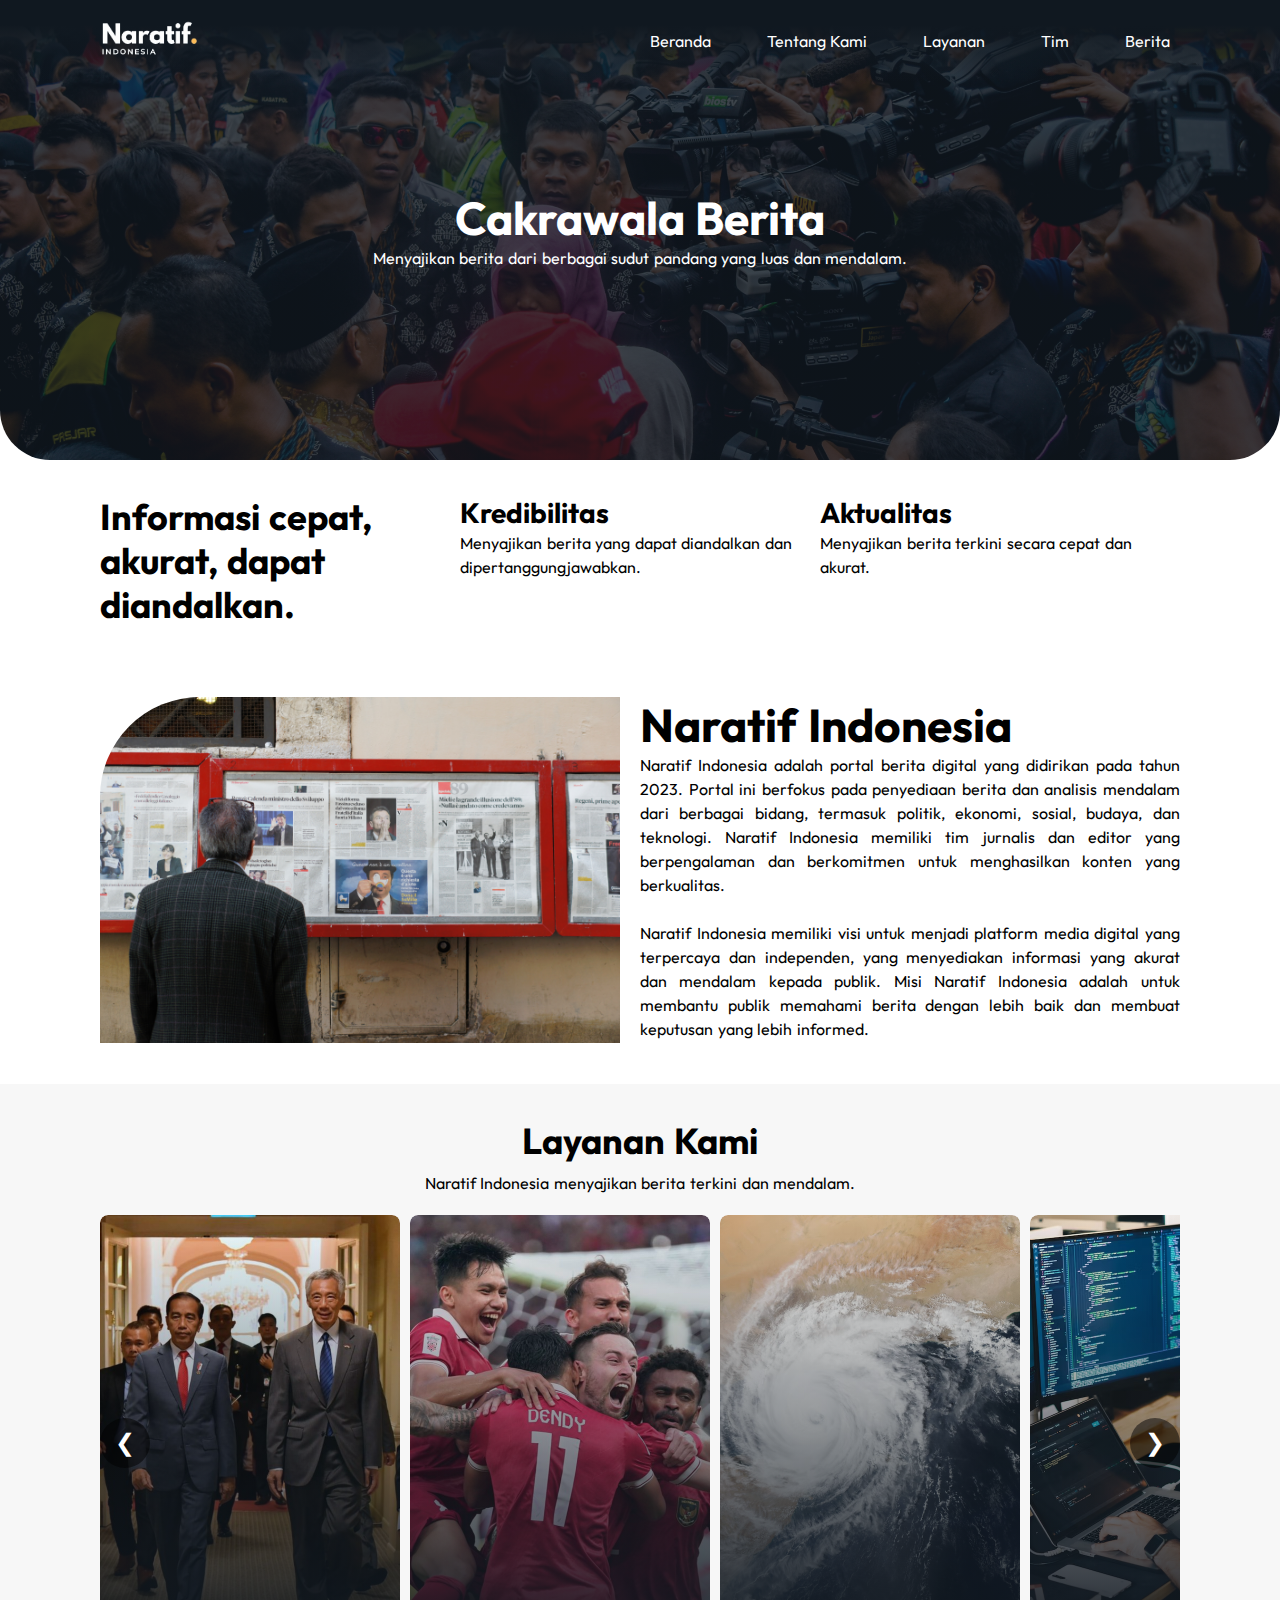
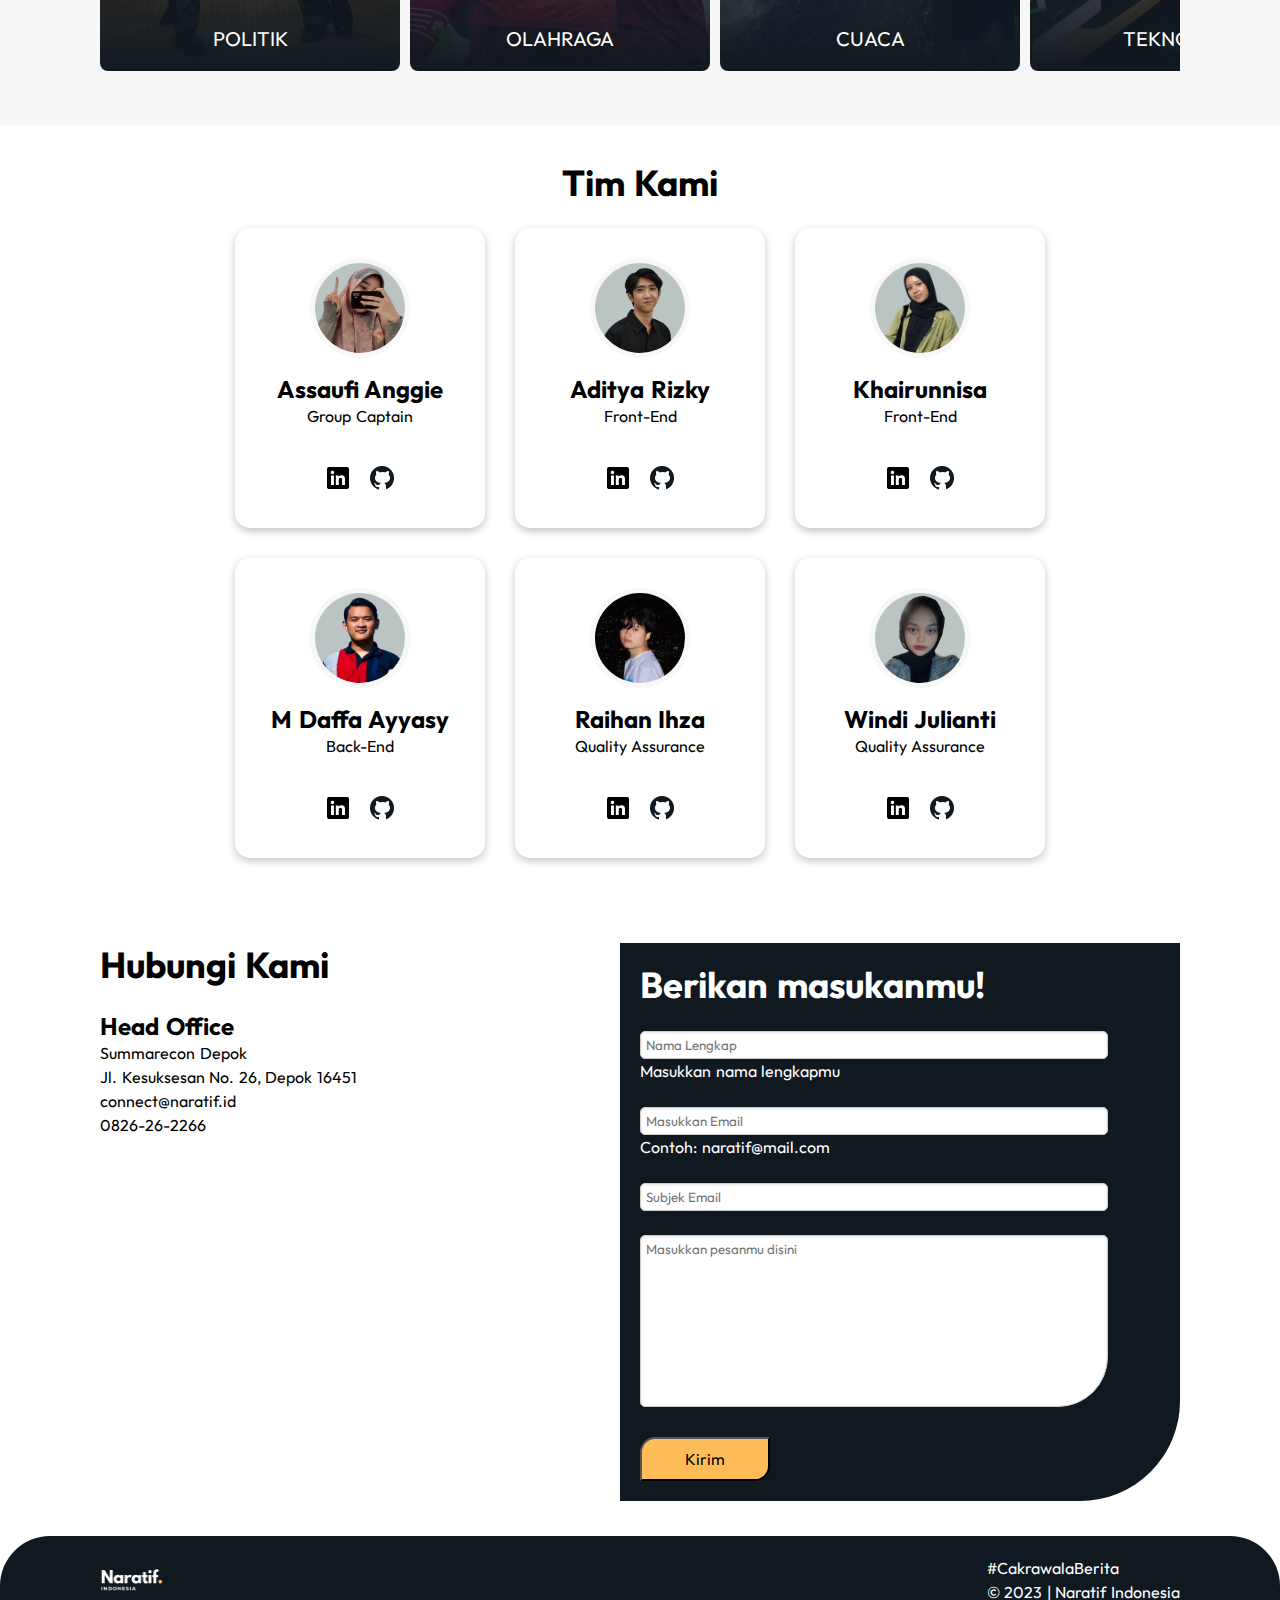
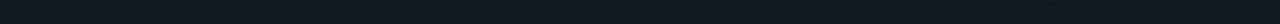
<file: index.html>
<!DOCTYPE html>
<html lang="en">
    <head>
        <meta charset="UTF-8" />
        <meta name="viewport" content="width=device-width, initial-scale=1.0" />
        <title>Naratif</title>
        <link rel="stylesheet" href="css/global.css" />
        <link rel="stylesheet" href="css/style.css" />
        <link rel="stylesheet" href="css/style-tablet.css" />
        <link rel="stylesheet" href="css/style-mobile.css" />
        <link rel="stylesheet" href="css/nav-small-screen.css" />
        <link rel="icon" href="assets/logo/icon-transparant.png" />
        <script src="js/nav-small-screen.js"></script>
        <script src="js/carousel-button.js"></script>
    </head>

    <body>
        <header id="header">
            <section class="navbar">
                <div class="logo">
                    <a href="#header"><img src="assets/logo/logo-bg-trans-small.png" alt="Naratif Indonesia" /></a>
                </div>
                <nav>
                    <ul>
                        <li><a href="#header">Beranda</a></li>
                        <li><a href="#article-value">Tentang Kami</a></li>
                        <li><a href="#article-service">Layanan</a></li>
                        <li><a href="#article-members">Tim</a></li>
                        <li><a href="news.html">Berita</a></li>
                    </ul>
                </nav>
            </section>
            <nav-small-screen></nav-small-screen>

            <section id="jumbotron" class="jumbotron">
                <h1>Cakrawala Berita</h1>
                <p>Menyajikan berita dari berbagai sudut pandang yang luas dan mendalam.</p>
            </section>
        </header>

        <main>
            <section id="article-value" class="article-value">
                <div>
                    <h2>Informasi cepat, akurat, dapat diandalkan.</h2>
                </div>
                <div>
                    <h3>Kredibilitas</h3>
                    <p>Menyajikan berita yang dapat diandalkan dan dipertanggungjawabkan.</p>
                </div>
                <div>
                    <h3>Aktualitas</h3>
                    <p>Menyajikan berita terkini secara cepat dan akurat.</p>
                </div>
            </section>

            <section id="article-profile" class="article-profile">
                <div>
                    <img src="assets/img.jpg" alt="Naratif" />
                </div>
                <div>
                    <h1>Naratif Indonesia</h1>
                    <p>
                        Naratif Indonesia adalah portal berita digital yang didirikan pada tahun 2023. Portal ini berfokus pada penyediaan berita dan analisis mendalam dari berbagai bidang, termasuk politik, ekonomi, sosial, budaya, dan
                        teknologi. Naratif Indonesia memiliki tim jurnalis dan editor yang berpengalaman dan berkomitmen untuk menghasilkan konten yang berkualitas.
                    </p>
                    <br />
                    <p>
                        Naratif Indonesia memiliki visi untuk menjadi platform media digital yang terpercaya dan independen, yang menyediakan informasi yang akurat dan mendalam kepada publik. Misi Naratif Indonesia adalah untuk membantu
                        publik memahami berita dengan lebih baik dan membuat keputusan yang lebih informed.
                    </p>
                </div>
            </section>

            <section id="article-service" class="article-service">
                <div class="service">
                    <h2 class="heading-service">Layanan Kami</h2>
                    <p class="content-service">Naratif Indonesia menyajikan berita terkini dan mendalam.</p>
                </div>

                <div class="carousel-container">
                    <div class="service-image">
                        <div class="carousel">
                            <div>
                                <img src="assets/politik.png" alt="Politik" />
                                <div class="text-overlay">POLITIK</div>
                            </div>
                            <div>
                                <img src="assets/olahraga.png" alt="Olahraga" />
                                <div class="text-overlay">OLAHRAGA</div>
                            </div>
                            <div>
                                <img src="assets/cuaca.png" alt="Cuaca" />
                                <div class="text-overlay">CUACA</div>
                            </div>
                            <div>
                                <img src="assets/teknologi.png" alt="Teknologi" />
                                <div class="text-overlay">TEKNOLOGI</div>
                            </div>
                        </div>
                        <button class="carousel-button left">&#10094;</button>
                        <button class="carousel-button right">&#10095;</button>
                    </div>
                </div>
            </section>

            <section id="article-members" class="article-members">
                <div class="members">
                    <h2 class="heading-members">Tim Kami</h2>
                </div>

                <div class="members-image">
                    <div class="card">
                        <div class="card-profile-pict">
                            <img src="assets/profile-picture/assaufi.png" alt="Assaufi Anggie" />
                        </div>
                        <div class="card-text">
                            <h4>Assaufi Anggie</h4>
                            <p>Group Captain</p>
                        </div>
                        <div class="card-social">
                            <a href="https://www.linkedin.com/in/assaufianggie/" target="_blank"><img src="assets/icon/linkedin.png" alt="linkedin.com/assaufianggie" /></a>
                            <a href="https://github.com/assaufianggie/" target="_blank"><img src="assets/icon/github.png" alt="github.com/assaufianggie" /></a>
                        </div>
                    </div>
                    <div class="card">
                        <div class="card-profile-pict">
                            <img src="assets/profile-picture/aditya-rizky.png" alt="Aditya Rizky" />
                        </div>
                        <div class="card-text">
                            <h4>Aditya Rizky</h4>
                            <p>Front-End</p>
                        </div>
                        <div class="card-social">
                            <a href="https://www.linkedin.com/in/adityasrzky/" target="_blank"><img src="assets/icon/linkedin.png" alt="linkedin.com/adityasrzky" /></a>
                            <a href="https://github.com/adityasrzky/" target="_blank"><img src="assets/icon/github.png" alt="github.com/adityasrzky" /></a>
                        </div>
                    </div>
                    <div class="card">
                        <div class="card-profile-pict"><img src="assets/profile-picture/khairunnisa.png" alt="Khairunnisa" /></div>
                        <div class="card-text">
                            <h4>Khairunnisa</h4>
                            <p>Front-End</p>
                        </div>
                        <div class="card-social">
                            <a href="https://www.linkedin.com/in/khaainisa/" target="_blank"><img src="assets/icon/linkedin.png" alt="linkedin.com/khaainisa" /></a>
                            <a href="https://github.com/khaainisa/" target="_blank"><img src="assets/icon/github.png" alt="github.com/khaainisa" /></a>
                        </div>
                    </div>
                    <div class="card">
                        <div class="card-profile-pict">
                            <img src="assets/profile-picture/daffa.png" alt="M Daffa Ayyasy" />
                        </div>
                        <div class="card-text">
                            <h4>M Daffa Ayyasy</h4>
                            <p>Back-End</p>
                        </div>
                        <div class="card-social">
                            <a href="https://www.linkedin.com/in/daffaayys/" target="_blank"><img src="assets/icon/linkedin.png" alt="linkedin.com/daffaayys" /></a>
                            <a href="https://github.com/MuhammadDaffaAyyasy/" target="_blank"><img src="assets/icon/github.png" alt="github.com/MuhammadDaffaAyyasy" /></a>
                        </div>
                    </div>
                    <div class="card">
                        <div class="card-profile-pict">
                            <img src="assets/profile-picture/raihan.jpg" alt="Raihan Ihza" />
                        </div>
                        <div class="card-text">
                            <h4>Raihan Ihza</h4>
                            <p>Quality Assurance</p>
                        </div>
                        <div class="card-social">
                            <a href="https://www.linkedin.com/in/raihanihzapravisya/" target="_blank"><img src="assets/icon/linkedin.png" alt="linkedin.com/raihanihzapravisya" /></a>
                            <a href="https://github.com/RaihanIhza" target="_blank"><img src="assets/icon/github.png" alt="github.com/RaihanIhza" /></a>
                        </div>
                    </div>
                    <div class="card">
                        <div class="card-profile-pict">
                            <img src="assets/profile-picture/windi-julianti.png" alt="Windi Julianti" />
                        </div>
                        <div class="card-text">
                            <h4>Windi Julianti</h4>
                            <p>Quality Assurance</p>
                        </div>
                        <div class="card-social">
                            <a href="https://www.linkedin.com/in/windijulianti/" target="_blank"><img src="assets/icon/linkedin.png" alt="linkedin.com/windijulianti" /></a>
                            <a href="https://github.com/WindiJulianti12/" target="_blank"><img src="assets/icon/github.png" alt="github.com/WindiJulianti12" /></a>
                        </div>
                    </div>
                </div>
            </section>

            <section class="article-contact">
                <div class="contact-us">
                    <h2>Hubungi Kami</h2>
                    <br />
                    <h4>Head Office</h4>
                    <p>Summarecon Depok</p>
                    <p>Jl. Kesuksesan No. 26, Depok 16451</p>
                    <a href="mailto:connect@naratif.id" target="_blank">connect@naratif.id</a><br />
                    <a href="https://wa.me/62826262266" target="_blank">0826-26-2266</a><br />
                </div>
                <div class="form-contact-us">
                    <h2>Berikan masukanmu!</h2>
                    <br />
                    <form id="feedback">
                        <input type="text" name="full-name" id="full-name" placeholder="Nama Lengkap" required /><br />
                        <label for="full-name">Masukkan nama lengkapmu</label><br /><br />

                        <input type="email" name="email" id="email" placeholder="Masukkan Email" required /><br />
                        <label for="email">Contoh: naratif@mail.com</label><br /><br />

                        <input type="text" name="subject" id="subject" placeholder="Subjek Email" required /><br /><br />

                        <textarea name="message" id="message" rows="10" placeholder="Masukkan pesanmu disini" required></textarea><br /><br />

                        <button type="submit">Kirim</button>
                    </form>
                </div>
            </section>
        </main>

        <footer>
            <section>
                <div class="footer-logo">
                    <img src="assets/logo/logo-bg-dark-small.png" alt="Naratif Indonesia" />
                </div>
                <div class="footer-text">
                    <p>#CakrawalaBerita<br />&copy; 2023 | Naratif Indonesia</p>
                </div>
            </section>
        </footer>
    </body>
    <script src="js/post-ulasan.js"></script>
</html>
</file>
<file: css/global.css>
@import url("https://fonts.googleapis.com/css2?family=Outfit:wght@300;500;700&display=swap");

*,
*::before,
*::after {
    box-sizing: border-box;
    margin: 0;
    padding: 0;
}

html,
body {
    scroll-behavior: smooth;
}

body {
    font-family: "Outfit", sans-serif;
    line-height: 1.5rem;
    word-spacing: 0.1rem;
}

p,
a {
    font-size: 1rem;
}

h1 {
    font-size: 2.875rem;
    line-height: 3.5rem;
}

h2 {
    font-size: 2.25rem;
    line-height: 2.75rem;
}

h3 {
    font-size: 1.75rem;
    line-height: 2.25rem;
}

h4 {
    font-size: 1.5rem;
    line-height: 1.875rem;
}

@media screen and (max-width: 767px) {
    body {
        font-size: 0.8rem;
    }

    h1 {
        font-size: 2rem;
        line-height: 2.5rem;
    }

    h2 {
        font-size: 1.75rem;
        line-height: 2rem;
    }

    h3 {
        font-size: 1.5rem;
        line-height: 1.8rem;
    }

    h4 {
        font-size: 1.25rem;
        line-height: 1.5rem;
    }
}
</file>
<file: css/style.css>
header {
    display: flex;
    flex-direction: column;
    width: 100%;
    background: linear-gradient(0deg, rgba(16, 24, 32, 0.8) 100%, transparent 100%), url(../assets/banner.jpg);
    color: #fff;
    border-bottom-right-radius: 50px;
    border-bottom-left-radius: 50px;
    background-size: cover;
    background-position: 50% 50%;
    padding: 80px 100px;
}

section.navbar {
    display: flex;
    align-items: center;
    width: 100%;
    position: absolute;
    top: 0;
    left: 0;
    z-index: 1000;
    padding: 20px 100px;
    background: linear-gradient(to bottom, #101820 30%, transparent);
}

.logo {
    flex: 1.5;
}

.logo img {
    width: 100px;
    transition: transform 0.3s ease;
}

.logo a:hover img,
.logo a:focus img {
    transform: scale(1.1);
}

nav {
    flex: 1.5;
}

nav ul {
    display: flex;
    justify-content: space-between;
    list-style-type: none;
}

nav ul li a {
    text-decoration: none;
    color: inherit;
    padding: 5px 10px;
    transition: color 0.3s ease, background-color 0.3s ease;
    border-radius: 30px;
}

nav ul li a:hover,
nav ul li a:focus {
    color: #ffd700;
    background-color: rgba(255, 255, 255, 0.2);
}

nav ul li a:active {
    color: #ffa500;
    background-color: rgba(255, 255, 255, 0.4);
}

nav ul li.active a {
    color: #ffd700;
    background-color: rgba(255, 215, 0, 0.5);
}

.jumbotron {
    display: flex;
    flex-direction: column;
    justify-content: center;
    align-items: center;
    height: 300px;
}

main {
    display: flex;
    flex-direction: column;
}

main > section {
    display: flex;
    padding: 0 100px;
    flex-wrap: wrap;
}

.article-value {
    padding-block: 35px;
    flex-wrap: wrap;
}

main section.article-value div {
    flex: 1;
}

.article-profile {
    padding-block: 35px;
    flex-wrap: wrap;
}

.article-profile div {
    flex: 1;
    text-align: justify;
}

.article-profile div img {
    padding-inline-end: 20px;
    width: 100%;
    border-top-left-radius: 100px;
}

.article-service {
    padding-block: 35px;
    flex-direction: column;
    background-color: rgb(247, 247, 247);
}

.heading-service {
    flex: 1;
    text-align: center;
    margin-bottom: 0.5rem;
}

.content-service {
    flex: 3;
    text-align: center;
}

.carousel-container {
    position: relative;
    width: 100%;
}

.carousel {
    width: 100%;
    display: flex;
    flex-wrap: nowrap;
    overflow-x: auto;
    scroll-snap-type: x mandatory;
    gap: 10px;
    padding: 20px 0;
}

.carousel::-webkit-scrollbar {
    display: none;
}

.carousel > div {
    position: relative;
    flex: 0 0 auto;
    scroll-snap-align: start;
    border-radius: 8px;
    overflow: hidden;
}

.carousel > div::after {
    content: "";
    position: absolute;
    bottom: 0;
    left: 0;
    width: 100%;
    height: 100%;
    background: linear-gradient(to top, #101820, transparent);
    z-index: 1;
}

.carousel > div .text-overlay {
    position: absolute;
    bottom: 20px;
    left: 50%;
    transform: translateX(-50%);
    color: white;
    z-index: 2;
    text-align: center;
    font-size: 20px;
}

.carousel img {
    width: 100%;
    height: 450px;
    border-radius: 8px;
    transition: transform 0.3s ease;
}

.carousel > div:hover img {
    transform: scale(1.05);
}

.carousel-button {
    position: absolute;
    top: 50%;
    transform: translateY(-50%);
    background-color: rgba(0, 0, 0, 0.5);
    border: none;
    color: white;
    padding: 20px;
    font-size: 24px;
    cursor: pointer;
    z-index: 3;
    border-radius: 50%;
    width: 50px;
    height: 50px;
    padding: 0;
    display: flex;
    justify-content: center;
    align-items: center;
}

.carousel-button.left {
    left: 0;
}

.carousel-button.right {
    right: 0;
}

.carousel-button:hover {
    background-color: rgba(0, 0, 0, 0.8);
}

.article-members {
    display: flex;
    padding-block: 35px;
    flex-direction: column;
}

.heading-members {
    flex: 1;
    text-align: center;
    margin-bottom: 0.5rem;
}

.members-image {
    display: flex;
    flex-wrap: wrap;
    justify-content: center;
    text-align: center;
}

.card {
    display: flex;
    flex-direction: column;
    width: 250px;
    height: 300px;
    padding: 20px;
    margin: 15px;
    border-radius: 15px;
    box-shadow: rgba(0, 0, 0, 0.24) 0px 3px 8px;
}

.card-profile-pict img {
    border: 5px solid #f7f7f7;
    border-radius: 999px;
    margin-block: 10px;
    width: 100px;
    height: 100px;
}

.card-social {
    margin-block-start: 30px;
}

.card-social img {
    margin: 5px;
    width: 30px;
}

.card:hover {
    transform: translateY(-5px);
    box-shadow: rgba(0, 0, 0, 0.35) 0px 5px 15px;
    transition: transform 0.3s ease, box-shadow 0.3s ease;
}

.card-social a:hover img {
    filter: brightness(1.2);
    transform: scale(1.2);
    transition: filter 0.3s ease, transform 0.3s ease;
}

.article-contact {
    padding-block: 35px;
    flex-wrap: wrap;
}

.article-contact div {
    flex: 1;
}

.form-contact-us {
    background-color: #101820;
    color: white;
    padding: 20px;
    border-bottom-right-radius: 100px;
}

.contact-us > a {
    color: inherit;
    text-decoration: none;
}

.contact-us > a:hover {
    color: #ffbd59;
}

.form-contact-us form input,
textarea {
    width: 90%;
    resize: none;
    padding: 5px;
    font-family: inherit;
    border: 1px solid #ccc;
    border-radius: 5px;
    box-shadow: inset 0 1px 3px rgba(0, 0, 0, 0.1);
    transition: border-color 0.3s, box-shadow 0.3s;
}

.form-contact-us textarea {
    border-bottom-right-radius: 50px;
}

.form-contact-us button {
    width: 25%;
    padding: 10px;
    border-bottom-right-radius: 15px;
    border-top-left-radius: 15px;
    background-color: #ffbd59;
    font-size: 1rem;
    font-family: inherit;
    color: black;
    transition: background-color 0.3s, transform 0.3s;
}

.form-contact-us button:hover {
    background-color: #ffa500;
    transform: scale(1.05);
}

footer {
    background-color: #101820;
    color: white;
    border-top-right-radius: 50px;
    border-top-left-radius: 50px;
}

footer section {
    display: flex;
    padding: 20px 100px;
    align-items: center;
}

footer div {
    flex: 1;
    display: flex;
}

.footer-logo img {
    max-width: 4rem;
}

.footer-text {
    justify-content: end;
}
</file>
<file: css/style-tablet.css>
@media screen and (min-width: 897px) and (max-width: 1024px) {
    nav {
        flex: 2;
    }

    main > section {
        padding: 0 80px;
    }

    main section.article-value div:nth-child(1) {
        flex: 2;
    }
}

@media screen and (min-width: 768px) and (max-width: 896px) {
    nav {
        flex: 4;
    }

    main > section {
        padding: 0 80px;
    }

    main section.article-value div {
        flex-basis: 100%;
        margin-bottom: 25px;
    }

    .carousel img {
        max-height: 350px;
    }

    main section.article-profile div {
        flex-basis: 100%;
        margin-bottom: 25px;
    }

    footer section {
        padding: 20px 80px;
    }
}
</file>
<file: css/style-mobile.css>
@media screen and (max-width: 767px) {
    header {
        padding: 0;
    }

    section.navbar {
        display: none;
    }

    .jumbotron {
        max-height: 250px;
        text-align: center;
    }

    .jumbotron h1 {
        margin-bottom: 10px;
    }

    main section {
        padding: 0 30px;
    }

    main section.article-value div {
        flex-basis: 100%;
        margin-bottom: 25px;
    }

    main section.article-profile {
        padding-block: 10px;
    }

    main section.article-profile div {
        flex-basis: 100%;
    }

    .article-profile div img {
        max-height: 300px;
        object-fit: cover;
        padding-inline-end: 0;
        padding-bottom: 10px;
    }

    .carousel img {
        object-fit: cover;
        width: 325px;
        max-height: 400px;
    }

    .article-contact div {
        flex-basis: 100%;
        margin-bottom: 20px;
    }

    .article-contact > div:nth-child(1) h2 {
        text-align: center;
    }

    footer section {
        padding: 20px 40px;
    }

    .footer-text p {
        font-size: 0.6rem;
        line-height: 0.9rem;
    }
}
</file>
<file: css/nav-small-screen.css>
nav-small-screen {
    padding: 20px;
    position: sticky;
    top: 0;
    left: 0;
    background-color: #101820;
    width: 100%;
    z-index: 999;
}

nav-small-screen button {
    width: 30px;
    height: 30px;
    background-color: transparent;
    border: none;
    gap: 0.5rem;
    cursor: pointer;
}

nav-small-screen button div {
    height: 2px;
    width: 100%;
    background-color: white;
}

nav-small-screen #nav-small-screen-menu {
    display: none;
    width: 100%;
    background-color: #101820;
    left: 0;
    padding-top: 1rem;
}

nav-small-screen #nav-small-screen-menu > div {
    padding: 1rem 0;
}

nav-small-screen #nav-small-screen-menu > div > a {
    color: white;
    text-decoration: none;
}

nav-small-screen #nav-small-screen-menu > div > a:active {
    color: red;
}

@media screen and (min-width: 768px) {
    nav-small-screen {
        display: none;
    }
}

@media screen and (max-width: 767px) {
    nav-small-screen button {
        display: grid;
    }
}
</file>
